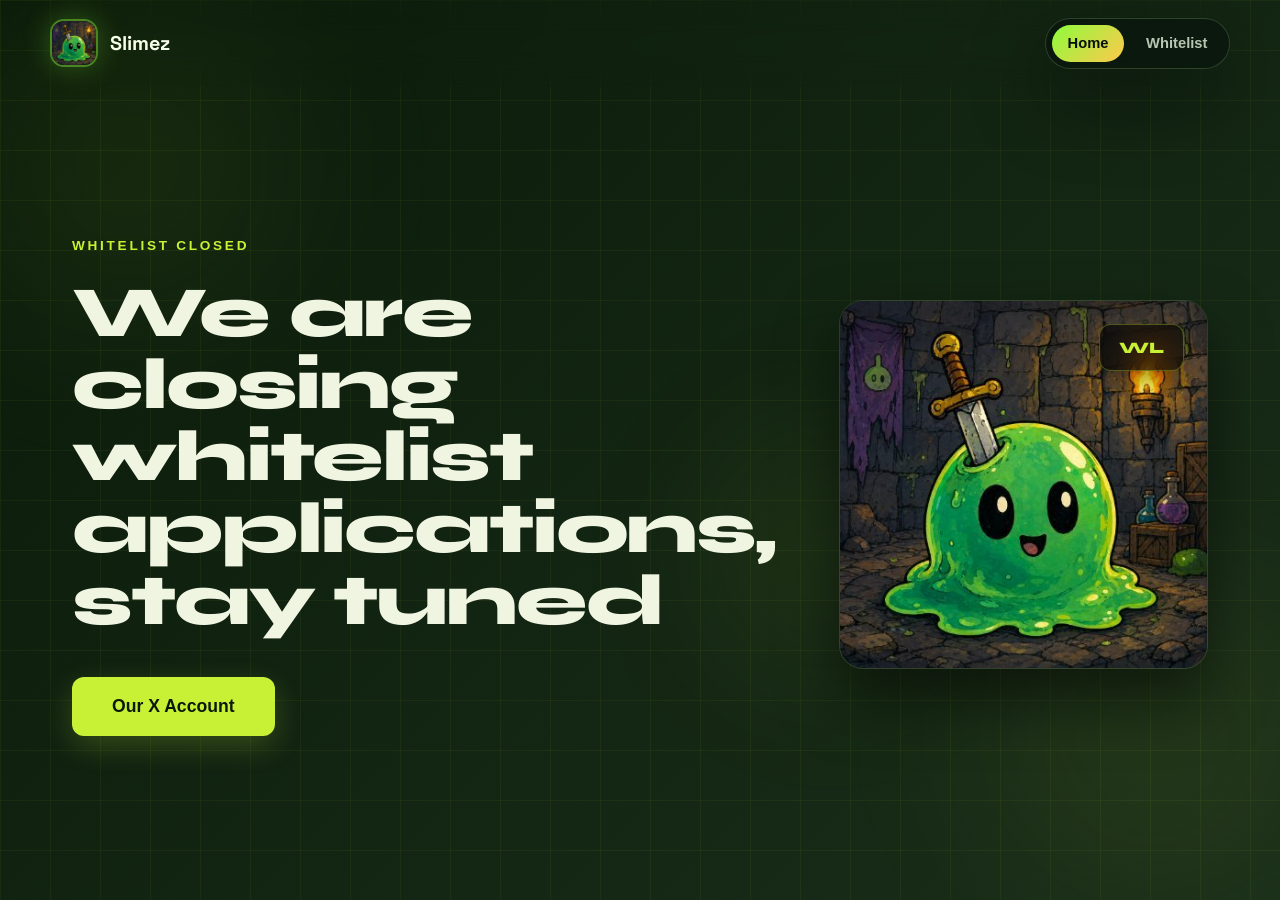
<file: index.html>
<!DOCTYPE html>
<html lang="en">
<head>
  <meta charset="UTF-8">
  <meta name="viewport" content="width=device-width, initial-scale=1.0">
  <title>Slimez | Enter the Dungeon</title>
  <meta name="description" content="Enter the slime dungeon and complete your whitelist checklist. A premium Web3 NFT experience.">
  <link rel="preconnect" href="https://fonts.googleapis.com">
  <link rel="preconnect" href="https://fonts.gstatic.com" crossorigin>
  <link href="https://fonts.googleapis.com/css2?family=Space+Grotesk:wght@700&family=Syne:wght@700;800&display=swap" rel="stylesheet">
  <link rel="icon" type="image/jpg" href="LOGO.jpg">
  <link rel="stylesheet" href="styles.css">
</head>
<body class="slimez-landing">
  <!-- Background Elements -->
  <div class="bg-gradient"></div>
  <div class="grid-overlay"></div>
  <div class="glow-circles">
    <div class="glow glow-1"></div>
    <div class="glow glow-2"></div>
    <div class="glow glow-3"></div>
  </div>

  <header class="site-header">
    <a class="brand" href="index.html" aria-label="Slimez home">
      <img src="LOGO.jpg" alt="Slimez logo">
      <span>Slimez</span>
    </a>
    <nav class="nav-links" aria-label="Primary navigation">
      <a class="active" href="index.html">Home</a>
      <a href="whitelist.html">Whitelist</a>
    </nav>
  </header>

  <main>
    <section class="hero">
      <div class="container hero-grid">
        <div class="hero-content">
          <span class="eyebrow">WHITELIST CLOSED</span>
          <h1 class="headline">We are closing whitelist applications, stay tuned</h1>
          <div class="hero-actions">
            <a href="https://x.com/SLIMEZ_ETH" target="_blank" rel="noopener noreferrer" class="btn-primary">Our X Account</a>
          </div>
        </div>
        
        <div class="hero-image-wrapper">
          <div class="image-container">
            <img src="LOGO.jpg" alt="Cute Slime Character" class="main-image">
            <!-- Floating Badges -->
            <div class="badge badge-wl">WL</div>
          </div>
        </div>
      </div>
    </section>
  </main>

  <script src="app.js"></script>
</body>
</html>
</file>
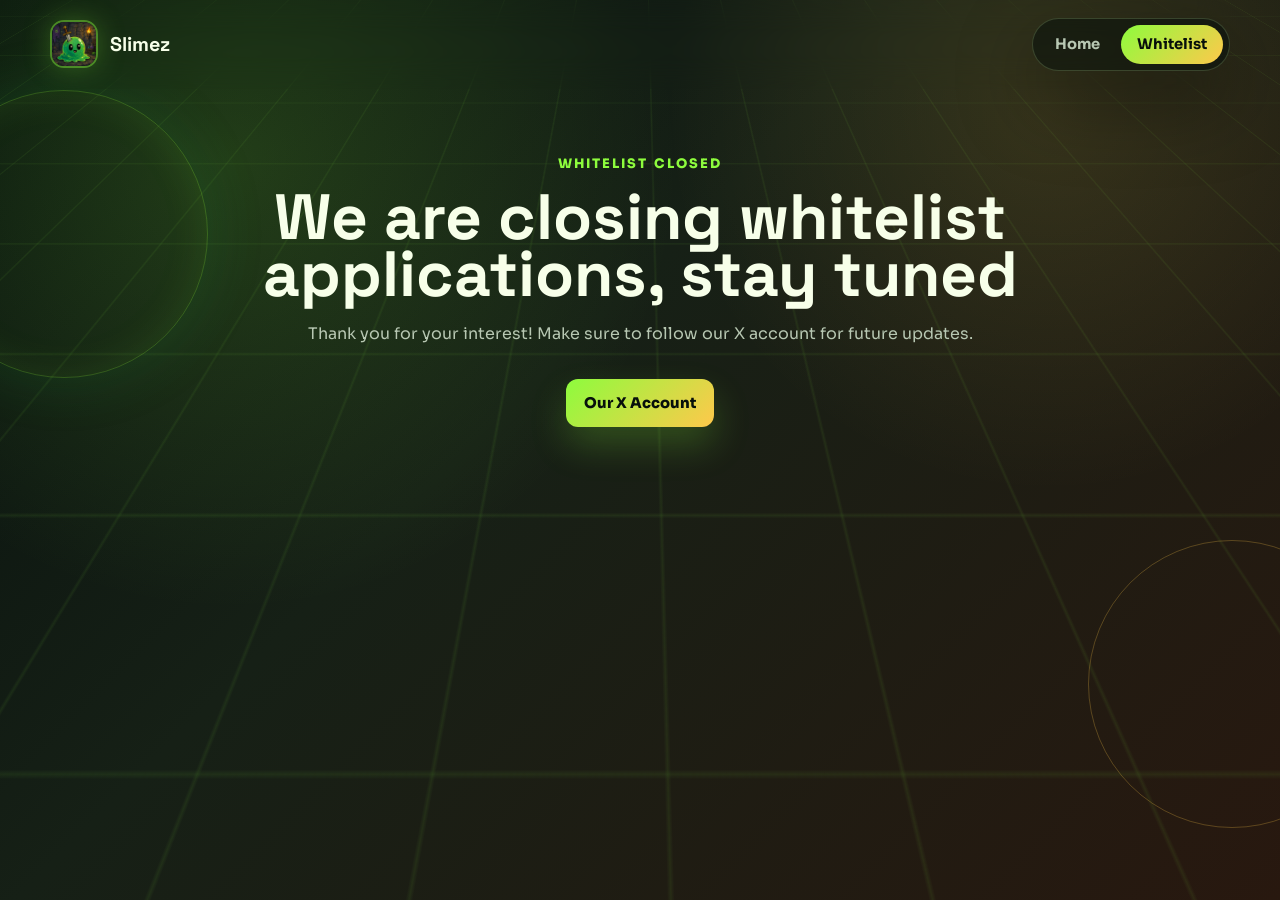
<file: whitelist.html>
<!DOCTYPE html>
<html lang="en">
<head>
  <meta charset="UTF-8">
  <meta name="viewport" content="width=device-width, initial-scale=1.0">
  <title>Slimez | Whitelist Application</title>
  <link rel="preconnect" href="https://fonts.googleapis.com">
  <link rel="preconnect" href="https://fonts.gstatic.com" crossorigin>
  <link href="https://fonts.googleapis.com/css2?family=Space+Grotesk:wght@500;600;700&family=Sora:wght@400;500;600;700&display=swap" rel="stylesheet">
  <link rel="icon" type="image/jpg" href="LOGO.jpg">
  <link rel="stylesheet" href="styles.css">
</head>
<body>
  <div class="scene-grid" aria-hidden="true"></div>
  <div class="orbital orbital-a" aria-hidden="true"></div>
  <div class="orbital orbital-b" aria-hidden="true"></div>

  <header class="site-header">
    <a class="brand" href="index.html" aria-label="Slimez home">
      <img src="LOGO.jpg" alt="Slimez logo">
      <span>Slimez</span>
    </a>
    <nav class="nav-links" aria-label="Primary navigation">
      <a href="index.html">Home</a>
      <a class="active" href="whitelist.html">Whitelist</a>
    </nav>
  </header>

  <main class="page-shell application-layout" style="display: flex; justify-content: center; align-items: center; min-height: 60vh;">
    <section class="application-intro reveal" style="text-align: center;">
      <p class="eyebrow">WHITELIST CLOSED</p>
      <h1>We are closing whitelist applications, stay tuned</h1>
      <p>Thank you for your interest! Make sure to follow our X account for future updates.</p>
      <div style="margin-top: 2rem;">
        <a href="https://x.com/SLIMEZ_ETH" target="_blank" rel="noopener noreferrer" class="button primary">Our X Account</a>
      </div>
    </section>
  </main>

  <!-- Success Modal -->
  <div id="successModal" class="modal-overlay">
    <div class="modal-content">
      <div class="modal-header">
        <img src="LOGO.jpg" alt="Success Slime" class="modal-slime">
        <h2>Dungeon Cleared!</h2>
      </div>
      <p>Your whitelist application has been submitted successfully. Complete the final step by sharing your progress on X.</p>
      <div class="modal-actions">
        <a id="tweetBtn" href="#" target="_blank" class="button primary">Share on X</a>
        <button type="button" class="button ghost" onclick="document.getElementById('successModal').classList.remove('active')">Close</button>
      </div>
    </div>
  </div>

  <script src="app.js?v=2"></script>
</body>
</html>
</file>
<file: styles.css>
:root {
  color-scheme: dark;
  --ink: #f7ffe9;
  --muted: #b7c7b2;
  --acid: #8dfc3d;
  --moss: #23b153;
  --gold: #ffc84b;
  --ember: #ff7438;
  --violet: #7f5cff;
  --panel: rgba(12, 22, 18, 0.78);
  --panel-strong: rgba(20, 35, 26, 0.94);
  --line: rgba(212, 255, 169, 0.18);
  --shadow: 0 30px 80px rgba(0, 0, 0, 0.42);
}

* {
  box-sizing: border-box;
}

html {
  scroll-behavior: smooth;
}

body {
  min-height: 100vh;
  margin: 0;
  overflow-x: hidden;
  color: var(--ink);
  font-family: "Sora", Arial, sans-serif;
  background:
    radial-gradient(circle at 18% 18%, rgba(141, 252, 61, 0.17), transparent 28rem),
    radial-gradient(circle at 82% 12%, rgba(255, 200, 75, 0.13), transparent 24rem),
    linear-gradient(135deg, #06100d 0%, #162016 42%, #28180f 100%);
}

a {
  color: inherit;
  text-decoration: none;
}

.scene-grid {
  position: fixed;
  inset: 0;
  z-index: -3;
  background-image:
    linear-gradient(rgba(141, 252, 61, 0.07) 1px, transparent 1px),
    linear-gradient(90deg, rgba(141, 252, 61, 0.07) 1px, transparent 1px);
  background-size: 72px 72px;
  transform: perspective(700px) rotateX(64deg) translateY(-20%);
  transform-origin: top;
  animation: gridDrift 18s linear infinite;
}

.orbital {
  position: fixed;
  z-index: -2;
  width: 18rem;
  aspect-ratio: 1;
  border: 1px solid rgba(141, 252, 61, 0.24);
  border-radius: 50%;
  filter: blur(0.2px);
  animation: slowSpin 18s linear infinite;
}

.orbital-a {
  top: 10%;
  left: -5rem;
  box-shadow: inset 0 0 40px rgba(141, 252, 61, 0.1), 0 0 60px rgba(35, 177, 83, 0.16);
}

.orbital-b {
  right: -6rem;
  bottom: 8%;
  border-color: rgba(255, 200, 75, 0.26);
  animation-duration: 23s;
}

.site-header {
  position: sticky;
  top: 0;
  z-index: 20;
  display: flex;
  align-items: center;
  justify-content: space-between;
  gap: 1rem;
  width: min(1180px, calc(100% - 32px));
  margin: 0 auto;
  padding: 18px 0;
  backdrop-filter: blur(16px);
}

.brand {
  display: inline-flex;
  align-items: center;
  gap: 0.75rem;
  font-family: "Space Grotesk", sans-serif;
  font-size: 1.24rem;
  font-weight: 700;
}

.brand img {
  width: 48px;
  height: 48px;
  border: 2px solid rgba(141, 252, 61, 0.46);
  border-radius: 14px;
  object-fit: cover;
  box-shadow: 0 0 28px rgba(141, 252, 61, 0.26);
}

.nav-links {
  display: flex;
  gap: 0.35rem;
  padding: 0.35rem;
  border: 1px solid var(--line);
  border-radius: 999px;
  background: rgba(5, 13, 10, 0.54);
  box-shadow: var(--shadow);
}

.nav-links a {
  padding: 0.68rem 1rem;
  border-radius: 999px;
  color: var(--muted);
  font-size: 0.92rem;
  font-weight: 700;
  transition: 0.25s ease;
}

.nav-links a:hover,
.nav-links a.active {
  color: #07100b;
  background: linear-gradient(135deg, var(--acid), var(--gold));
}

.page-shell {
  width: min(1180px, calc(100% - 32px));
  margin: 0 auto;
}

.hero {
  display: grid;
  grid-template-columns: minmax(0, 1fr) minmax(320px, 0.82fr);
  align-items: center;
  gap: 4rem;
  min-height: calc(100vh - 88px);
  padding: 4rem 0 5rem;
}

.eyebrow {
  margin: 0 0 0.85rem;
  color: var(--acid);
  font-size: 0.82rem;
  font-weight: 800;
  letter-spacing: 0.16em;
  text-transform: uppercase;
}

h1,
h2 {
  margin: 0;
  font-family: "Space Grotesk", sans-serif;
  letter-spacing: 0;
}

h1 {
  max-width: 760px;
  font-size: clamp(3rem, 8vw, 6.9rem);
  line-height: 0.9;
}

h2 {
  font-size: clamp(1.25rem, 2vw, 1.65rem);
}

p {
  color: var(--muted);
  line-height: 1.7;
}

.hero-text {
  max-width: 620px;
  margin: 1.35rem 0 0;
  font-size: 1.08rem;
}

.hero-actions {
  display: flex;
  flex-wrap: wrap;
  gap: 0.9rem;
  margin-top: 2rem;
}

.button {
  display: inline-flex;
  align-items: center;
  justify-content: center;
  min-height: 48px;
  padding: 0.85rem 1.15rem;
  border: 0;
  border-radius: 12px;
  font: 800 0.92rem "Sora", sans-serif;
  cursor: pointer;
  transition: transform 0.24s ease, box-shadow 0.24s ease, opacity 0.24s ease;
}

.button:hover {
  transform: translateY(-2px);
}

.button.primary {
  color: #07100b;
  background: linear-gradient(135deg, var(--acid), var(--gold));
  box-shadow: 0 18px 36px rgba(141, 252, 61, 0.22);
}

.button.ghost {
  border: 1px solid var(--line);
  color: var(--ink);
  background: rgba(255, 255, 255, 0.05);
}

.hero-stage {
  position: relative;
  display: grid;
  min-height: 560px;
  place-items: center;
  perspective: 1000px;
}

.slime-card {
  position: relative;
  width: min(92vw, 420px);
  aspect-ratio: 1;
  overflow: hidden;
  border: 1px solid rgba(141, 252, 61, 0.32);
  border-radius: 32px;
  background: var(--panel);
  box-shadow: var(--shadow), 0 0 80px rgba(141, 252, 61, 0.18);
  transform-style: preserve-3d;
  animation: floatCard 5.8s ease-in-out infinite;
}

.slime-card img,
.submission-card img,
.relic-core img {
  width: 100%;
  height: 100%;
  object-fit: cover;
}

.shine {
  position: absolute;
  inset: 0;
  background: linear-gradient(120deg, transparent 18%, rgba(255, 255, 255, 0.26), transparent 48%);
  transform: translateX(-120%);
  animation: shineSweep 3.8s ease-in-out infinite;
}

.floating-token {
  position: absolute;
  display: grid;
  width: 76px;
  height: 76px;
  place-items: center;
  border: 1px solid rgba(255, 255, 255, 0.16);
  border-radius: 22px;
  color: #07100b;
  background: linear-gradient(135deg, var(--gold), var(--acid));
  box-shadow: 0 18px 35px rgba(0, 0, 0, 0.32);
  font-family: "Space Grotesk", sans-serif;
  font-weight: 900;
  animation: tokenBob 4s ease-in-out infinite;
}

.token-one {
  top: 12%;
  right: 6%;
}

.token-two {
  left: 5%;
  bottom: 20%;
  animation-delay: -1.2s;
}

.token-three {
  right: 16%;
  bottom: 10%;
  animation-delay: -2.1s;
}

.feature-band {
  padding: 4.5rem 0 6rem;
  border-top: 1px solid var(--line);
  background: rgba(0, 0, 0, 0.2);
}

.feature-grid,
.jewelry-grid {
  display: grid;
  grid-template-columns: repeat(3, minmax(0, 1fr));
  gap: 1rem;
}

.feature,
.jewel-card,
.task-card,
.submission-card,
.progress-panel {
  border: 1px solid var(--line);
  border-radius: 18px;
  background: linear-gradient(145deg, rgba(255, 255, 255, 0.08), rgba(255, 255, 255, 0.025));
  box-shadow: var(--shadow);
  backdrop-filter: blur(18px);
}

.feature,
.jewel-card {
  min-height: 230px;
  padding: 1.35rem;
  transform-style: preserve-3d;
  transition: transform 0.25s ease, border-color 0.25s ease;
}

.feature:hover,
.jewel-card:hover {
  border-color: rgba(141, 252, 61, 0.46);
  transform: translateY(-8px) rotateX(3deg);
}

.feature span {
  color: var(--gold);
  font-family: "Space Grotesk", sans-serif;
  font-size: 2.3rem;
  font-weight: 800;
}

.application-layout {
  display: grid;
  grid-template-columns: 0.78fr 1.22fr;
  gap: 2rem;
  padding: 4rem 0 6rem;
}

.application-intro {
  position: sticky;
  top: 96px;
  align-self: start;
}

.application-intro h1,
.jewelry-hero h1 {
  font-size: clamp(2.5rem, 5vw, 5.4rem);
}

.progress-panel {
  margin-top: 1.5rem;
  padding: 1rem;
}

.progress-copy {
  display: flex;
  align-items: center;
  justify-content: space-between;
  gap: 1rem;
  margin-bottom: 0.85rem;
  color: var(--muted);
  font-weight: 700;
}

.progress-copy strong {
  color: var(--acid);
}

.progress-track {
  height: 12px;
  overflow: hidden;
  border-radius: 99px;
  background: rgba(255, 255, 255, 0.08);
}

.progress-fill {
  width: 0;
  height: 100%;
  border-radius: inherit;
  background: linear-gradient(90deg, var(--moss), var(--acid), var(--gold));
  transition: width 0.42s ease;
}

.checklist-shell {
  display: grid;
  gap: 1rem;
}

.task-list {
  display: grid;
  gap: 1rem;
}

.task-card {
  position: relative;
  display: grid;
  gap: 1rem;
  padding: 1.2rem;
  transition: opacity 0.3s ease, transform 0.3s ease, border-color 0.3s ease;
}

.task-card.locked {
  opacity: 0.42;
  pointer-events: none;
  transform: scale(0.985);
}

.task-card.complete {
  border-color: rgba(141, 252, 61, 0.56);
}

.task-card.complete::after {
  content: "Complete";
  position: absolute;
  top: 1rem;
  right: 1rem;
  padding: 0.38rem 0.62rem;
  border-radius: 999px;
  color: #07100b;
  background: var(--acid);
  font-size: 0.72rem;
  font-weight: 900;
}

.task-head {
  display: grid;
  grid-template-columns: auto 1fr;
  gap: 1rem;
}

.task-number {
  display: grid;
  width: 54px;
  height: 54px;
  place-items: center;
  border-radius: 16px;
  color: #07100b;
  background: linear-gradient(135deg, var(--acid), var(--gold));
  font-family: "Space Grotesk", sans-serif;
  font-weight: 900;
}

label {
  color: var(--ink);
  font-size: 0.86rem;
  font-weight: 800;
}

.task-link {
  display: inline-flex;
  align-items: center;
  justify-content: center;
  width: fit-content;
  min-height: 42px;
  padding: 0.68rem 0.9rem;
  border: 1px solid rgba(141, 252, 61, 0.28);
  border-radius: 12px;
  color: var(--acid);
  background: rgba(141, 252, 61, 0.08);
  font-size: 0.86rem;
  font-weight: 900;
  transition: transform 0.24s ease, border-color 0.24s ease;
}

.task-link:hover {
  border-color: rgba(141, 252, 61, 0.72);
  transform: translateY(-2px);
}

input[type="text"],
input[type="url"] {
  width: 100%;
  min-height: 52px;
  padding: 0 1rem;
  border: 1px solid rgba(255, 255, 255, 0.16);
  border-radius: 12px;
  outline: 0;
  color: var(--ink);
  background: rgba(0, 0, 0, 0.26);
  font: 600 1rem "Sora", sans-serif;
}

input:focus {
  border-color: var(--acid);
  box-shadow: 0 0 0 4px rgba(141, 252, 61, 0.12);
}

.proof-toggle {
  display: flex;
  align-items: center;
  justify-content: center;
  min-height: 52px;
  padding: 0.85rem 1rem;
  border: 1px solid var(--line);
  border-radius: 14px;
  color: var(--ink);
  background: rgba(0, 0, 0, 0.18);
  font: 900 0.92rem "Sora", sans-serif;
  cursor: pointer;
  transition: 0.24s ease;
}

.proof-toggle[aria-pressed="true"] {
  border-color: rgba(141, 252, 61, 0.68);
  color: #07100b;
  background: linear-gradient(135deg, var(--acid), var(--gold));
}

.task-error {
  display: none;
  margin: -0.3rem 0 0;
  color: #ffb199;
  font-size: 0.82rem;
  font-weight: 700;
}

.task-error.visible {
  display: block;
}

.submission-card {
  display: grid;
  grid-template-columns: 86px 1fr;
  gap: 0.75rem;
  align-items: center;
  padding: 0.75rem;
}

.submission-card img {
  width: 86px;
  height: 86px;
  border-radius: 18px;
}

.submission-card h2,
.submission-card p {
  margin: 0;
}

.summary-line {
  overflow-wrap: anywhere;
  font-size: 0.86rem;
}



.reveal {
  opacity: 0;
  transform: translateY(24px);
  animation: revealUp 0.75s ease forwards;
}

.delay-1 {
  animation-delay: 0.16s;
}

.delay-2 {
  animation-delay: 0.3s;
}

@keyframes revealUp {
  to {
    opacity: 1;
    transform: translateY(0);
  }
}

@keyframes gridDrift {
  to {
    background-position: 0 72px, 72px 0;
  }
}

@keyframes slowSpin {
  to {
    transform: rotate(360deg);
  }
}

@keyframes floatCard {
  0%,
  100% {
    transform: translateY(0) rotateX(3deg) rotateY(-6deg);
  }
  50% {
    transform: translateY(-18px) rotateX(-2deg) rotateY(7deg);
  }
}

@keyframes shineSweep {
  45%,
  100% {
    transform: translateX(120%);
  }
}

@keyframes tokenBob {
  0%,
  100% {
    transform: translateY(0) rotateZ(-7deg);
  }
  50% {
    transform: translateY(-18px) rotateZ(8deg);
  }
}

@keyframes orbitGem {
  0%,
  100% {
    transform: translate3d(0, 0, 40px) rotate(0deg);
  }
  50% {
    transform: translate3d(16px, -18px, 90px) rotate(16deg);
  }
}

@media (max-width: 900px) {
  .hero,
  .application-layout,
  .jewelry-hero {
    grid-template-columns: 1fr;
  }

  .hero {
    gap: 2rem;
    padding-top: 2rem;
  }

  .hero-stage {
    min-height: 460px;
  }

  .application-intro {
    position: static;
  }

  .feature-grid,
  .jewelry-grid {
    grid-template-columns: 1fr;
  }
}

@media (max-width: 640px) {
  .site-header {
    align-items: stretch;
    flex-direction: column;
  }

  .nav-links {
    justify-content: space-between;
    width: 100%;
  }

  .nav-links a {
    flex: 1;
    padding-inline: 0.5rem;
    text-align: center;
  }

  h1 {
    font-size: clamp(2.7rem, 14vw, 4.4rem);
  }

  .hero-stage {
    min-height: 390px;
  }

  .floating-token {
    width: 58px;
    height: 58px;
    border-radius: 16px;
  }

  .task-head,
  .submission-card {
    grid-template-columns: 1fr;
  }
}

@media (prefers-reduced-motion: reduce) {
  *,
  *::before,
  *::after {
    scroll-behavior: auto !important;
    animation-duration: 0.01ms !important;
    animation-iteration-count: 1 !important;
    transition-duration: 0.01ms !important;
  }
}

/* NEW LANDING PAGE SPECIFIC STYLES */
.slimez-landing {
  --bg-start: #0a1a0a;
  --bg-end: #1a2e1a;
  --accent: #c8f135;
  --text-primary: #f0f5e1;
  --text-muted: rgba(240, 245, 225, 0.7);
  --dark-pill: rgba(0, 0, 0, 0.6);
  --font-display: 'Syne', sans-serif;
  --font-main: 'Space Grotesk', sans-serif;
}

.slimez-landing body {
  background-color: var(--bg-start);
  color: var(--text-primary);
  font-family: var(--font-main);
}

.slimez-landing .bg-gradient {
  position: fixed;
  inset: 0;
  background: linear-gradient(135deg, var(--bg-start) 0%, var(--bg-end) 100%);
  z-index: -3;
}

.slimez-landing .grid-overlay {
  position: fixed;
  inset: 0;
  background-image: 
    linear-gradient(rgba(200, 241, 53, 0.05) 1px, transparent 1px),
    linear-gradient(90deg, rgba(200, 241, 53, 0.05) 1px, transparent 1px);
  background-size: 50px 50px;
  z-index: -2;
  pointer-events: none;
}

.slimez-landing .glow-circles {
  position: fixed;
  inset: 0;
  z-index: -1;
  pointer-events: none;
}

.slimez-landing .glow {
  position: absolute;
  width: 40vw;
  height: 40vw;
  border-radius: 50%;
  background: radial-gradient(circle, rgba(200, 241, 53, 0.08) 0%, transparent 70%);
  filter: blur(60px);
  animation: float-glow 20s infinite alternate ease-in-out;
}

.slimez-landing .glow-1 { top: -10%; left: -10%; }
.slimez-landing .glow-2 { bottom: -10%; right: -10%; animation-delay: -5s; }
.slimez-landing .glow-3 { top: 40%; left: 50%; width: 30vw; height: 30vw; animation-delay: -10s; }

@keyframes float-glow {
  0% { transform: translate(0, 0) scale(1); }
  100% { transform: translate(100px, 50px) scale(1.1); }
}

.slimez-landing .hero {
  padding: 8rem 0;
  min-height: calc(100vh - 100px);
  display: flex;
  align-items: center;
}

.slimez-landing .hero-grid {
  display: grid;
  grid-template-columns: 1.2fr 1fr;
  gap: 4rem;
  align-items: center;
  max-width: 1200px;
  margin: 0 auto;
  padding: 0 2rem;
}

.slimez-landing .eyebrow {
  display: block;
  color: var(--accent);
  font-weight: 800;
  font-size: 0.85rem;
  letter-spacing: 0.2em;
  margin-bottom: 1.5rem;
  text-transform: uppercase;
}

.slimez-landing .headline {
  font-family: var(--font-display);
  font-size: clamp(3rem, 6vw, 4.5rem);
  line-height: 1;
  font-weight: 800;
  margin-bottom: 2.5rem;
  letter-spacing: -0.03em;
  color: var(--text-primary);
}

.slimez-landing .btn-primary {
  display: inline-block;
  background-color: var(--accent);
  color: var(--bg-start);
  text-decoration: none;
  padding: 1.2rem 2.5rem;
  border-radius: 12px;
  font-weight: 800;
  font-size: 1.1rem;
  transition: transform 0.3s ease, box-shadow 0.3s ease;
  box-shadow: 0 10px 30px rgba(200, 241, 53, 0.2);
  border: none;
}

.slimez-landing .btn-primary:hover {
  transform: translateY(-3px);
  box-shadow: 0 15px 40px rgba(200, 241, 53, 0.3);
}

.slimez-landing .hero-image-wrapper {
  position: relative;
  width: 100%;
  max-width: 500px;
  justify-self: center;
}

.slimez-landing .image-container {
  position: relative;
  aspect-ratio: 1;
  border-radius: 24px;
}

.slimez-landing .main-image {
  width: 100%;
  height: 100%;
  object-fit: cover;
  border-radius: 24px;
  border: 1px solid rgba(255, 255, 255, 0.1);
  box-shadow: 0 30px 60px rgba(0, 0, 0, 0.5);
}

.slimez-landing .badge {
  position: absolute;
  background: var(--dark-pill);
  color: var(--accent);
  padding: 0.8rem 1.2rem;
  border-radius: 12px;
  font-weight: 800;
  font-family: var(--font-display);
  border: 1px solid rgba(200, 241, 53, 0.3);
  backdrop-filter: blur(10px);
  box-shadow: 0 10px 20px rgba(0, 0, 0, 0.3);
  animation: float-badge 4s infinite ease-in-out;
}

.slimez-landing .badge-wl { top: 1.5rem; right: 1.5rem; }
.slimez-landing .badge-evm { bottom: 1.5rem; left: 1.5rem; animation-delay: -1s; }
.slimez-landing .badge-rt { bottom: 1.5rem; right: 1.5rem; animation-delay: -2s; }

@keyframes float-badge {
  0%, 100% { transform: translateY(0); }
  50% { transform: translateY(-10px); }
}

/* SUCCESS MODAL STYLES */
.modal-overlay {
  position: fixed;
  inset: 0;
  background: rgba(0, 0, 0, 0.85);
  backdrop-filter: blur(12px);
  display: grid;
  place-items: center;
  z-index: 1000;
  opacity: 0;
  pointer-events: none;
  transition: opacity 0.4s ease;
}

.modal-overlay.active {
  opacity: 1;
  pointer-events: auto;
}

.modal-content {
  background: linear-gradient(145deg, #1a2e1a, #0a1a0a);
  border: 1px solid #c8f135;
  border-radius: 32px;
  padding: 3rem;
  max-width: 500px;
  width: min(90vw, 100%);
  text-align: center;
  box-shadow: 0 0 100px rgba(200, 241, 53, 0.15);
  transform: translateY(20px);
  transition: transform 0.4s cubic-bezier(0.34, 1.56, 0.64, 1);
}

.modal-overlay.active .modal-content {
  transform: translateY(0);
}

.modal-header {
  margin-bottom: 2rem;
}

.modal-slime {
  width: 120px;
  height: 120px;
  border-radius: 24px;
  object-fit: cover;
  border: 2px solid #c8f135;
  margin-bottom: 1.5rem;
  box-shadow: 0 0 30px rgba(200, 241, 53, 0.3);
}

.modal-content h2 {
  font-family: 'Syne', sans-serif;
  font-size: 2.5rem;
  color: #c8f135;
  margin: 0;
}

.modal-content p {
  color: rgba(240, 245, 225, 0.7);
  font-size: 1.1rem;
  line-height: 1.6;
  margin-bottom: 2.5rem;
}

.modal-actions {
  display: flex;
  flex-direction: column;
  gap: 1rem;
}

.modal-actions .button {
  width: 100%;
}
</file>
